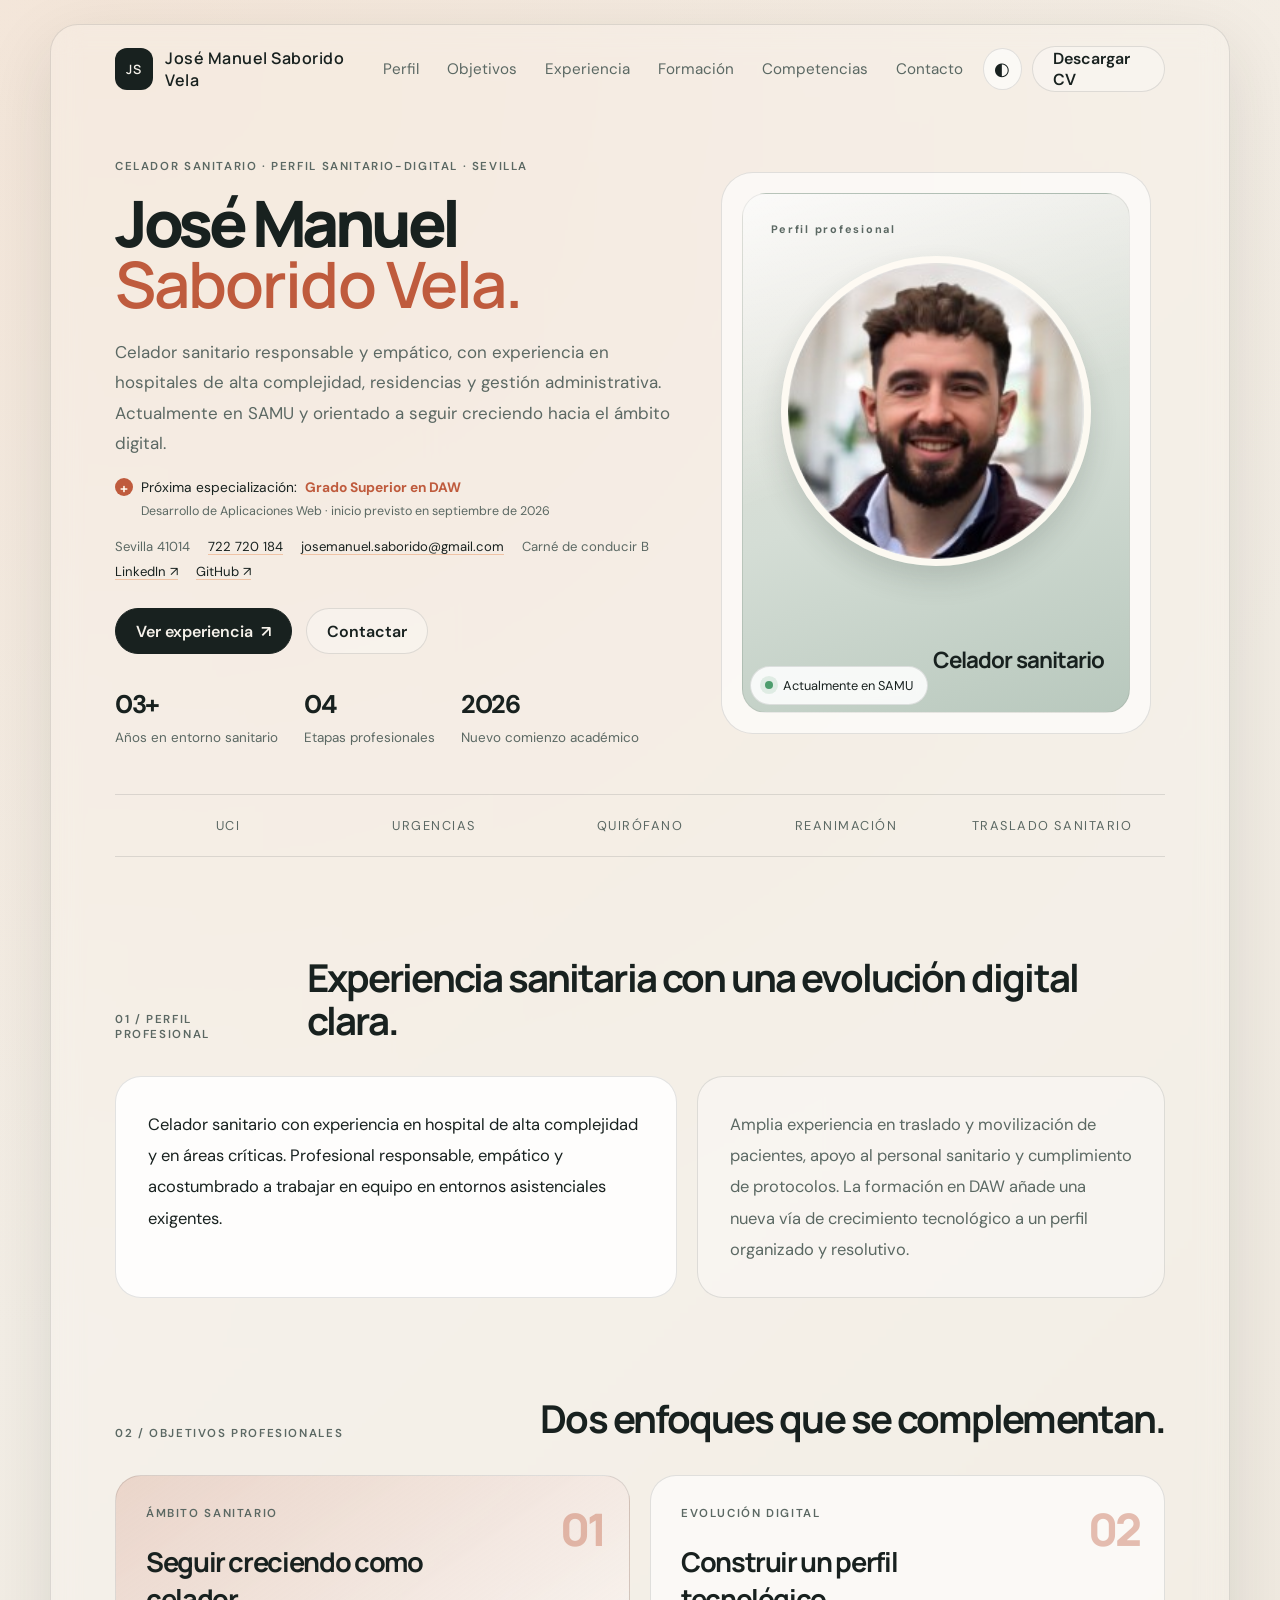
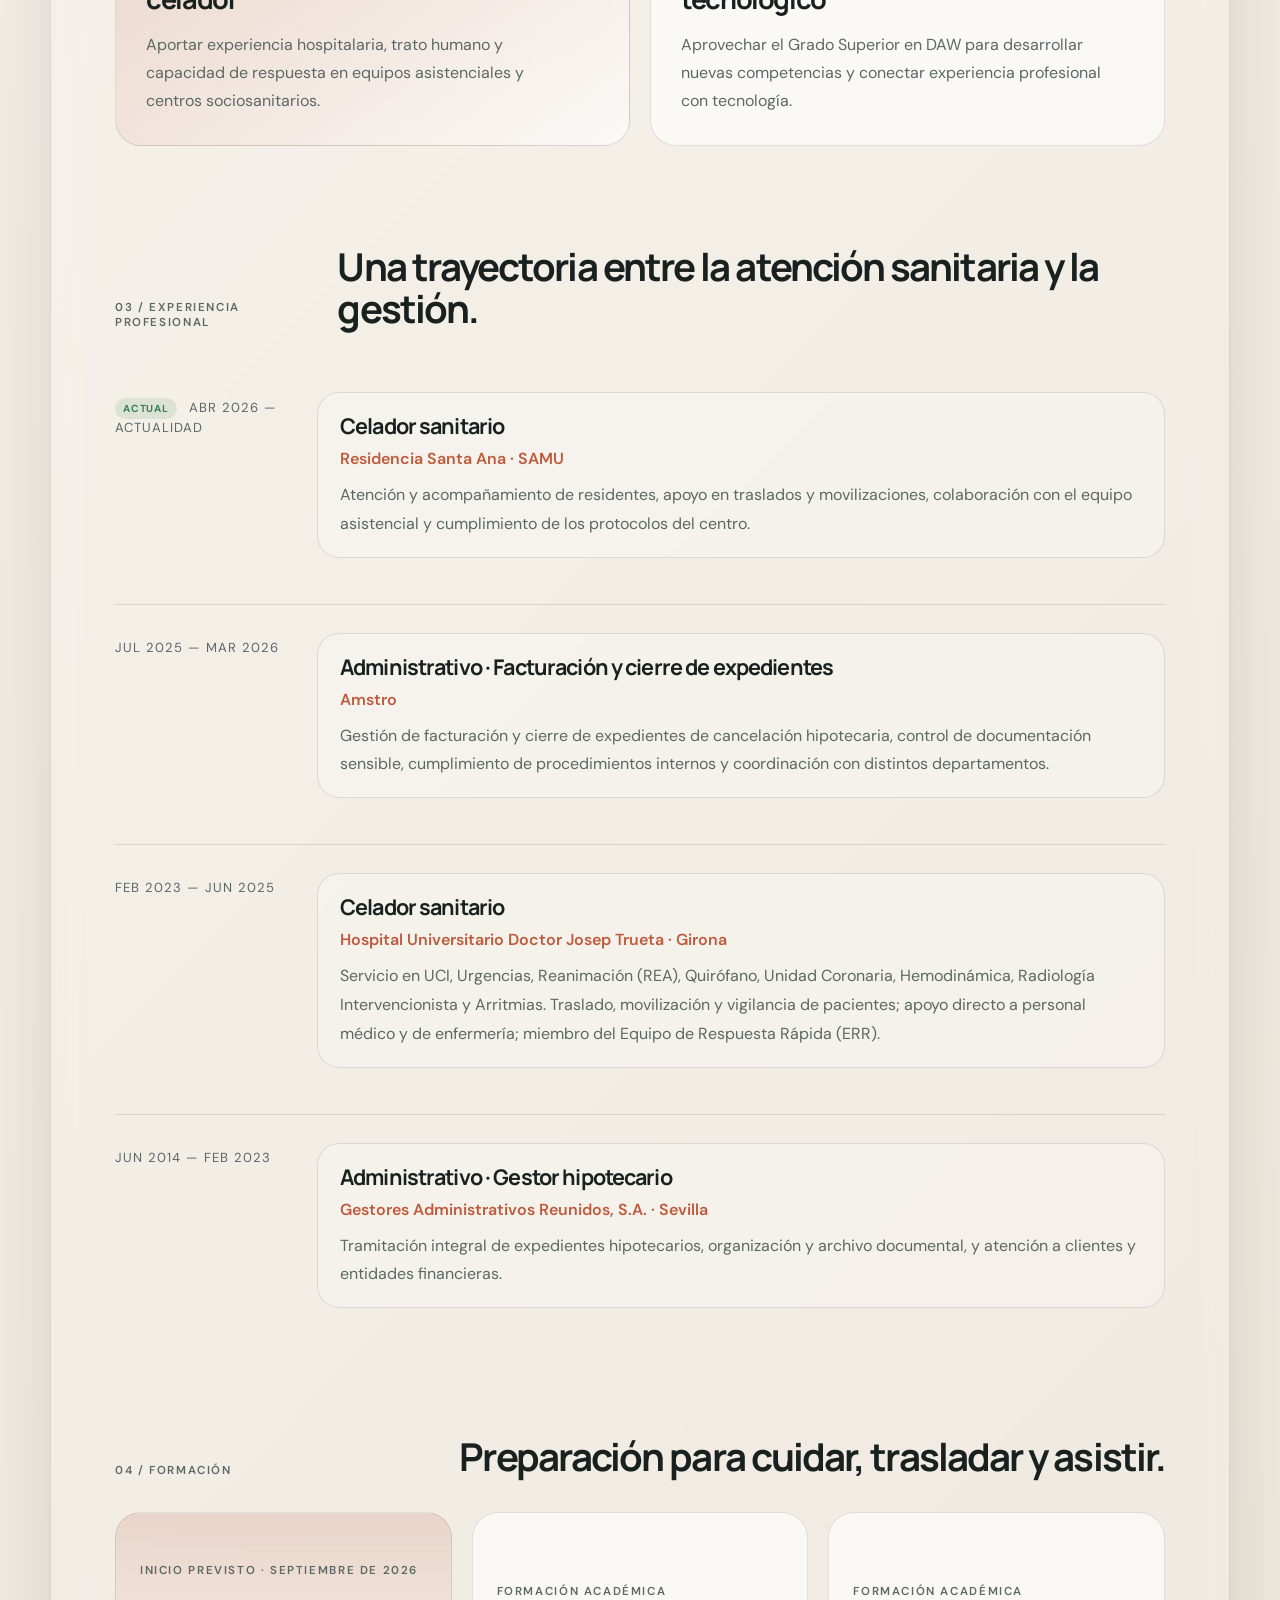
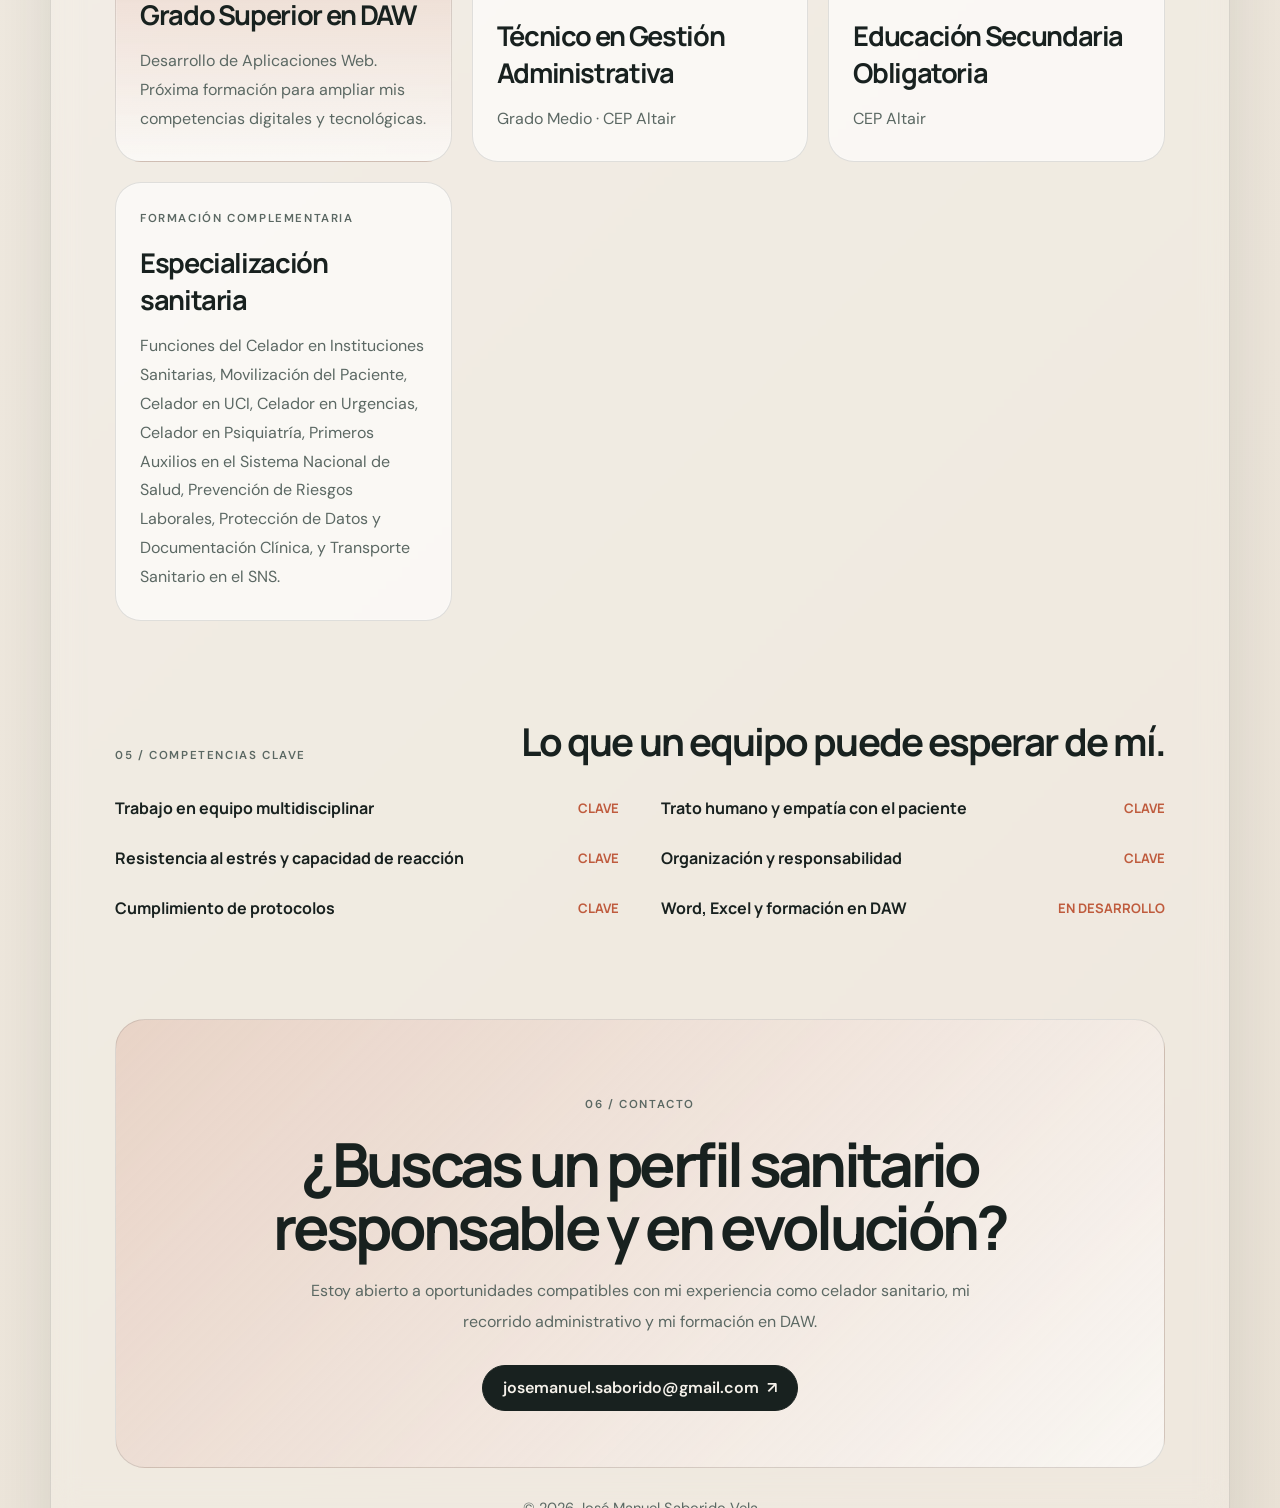
<file: index.html>
<!DOCTYPE html>
<html lang="es">
  <head>
    <meta charset="UTF-8" />
    <meta name="viewport" content="width=device-width, initial-scale=1.0" />
    <meta http-equiv="refresh" content="0; url=assets/index.html" />
    <meta name="description" content="Portfolio profesional de José Manuel Saborido Vela, con experiencia en atención al paciente, gestión administrativa y enfoque hacia el desarrollo web y DAW." />
    <meta name="theme-color" content="#f4f7f3" />
    <title>José Manuel Saborido Vela | Portfolio Profesional</title>
    <link rel="preconnect" href="https://fonts.googleapis.com" />
    <link rel="preconnect" href="https://fonts.gstatic.com" crossorigin />
    <link href="https://fonts.googleapis.com/css2?family=Inter:wght@400;500;600;700;800&display=swap" rel="stylesheet" />
    <link rel="stylesheet" href="styles.css" />
  </head>
  <body>
    <header class="site-header">
      <div class="brand-wrap">
        <div class="brand-mark">JM</div>
        <span>José Manuel</span>
      </div>

      <nav class="main-nav" aria-label="Navegación principal">
        <a href="#inicio">Inicio</a>
        <a href="#sobre-mi">Sobre mí</a>
        <a href="#proyectos">Proyectos</a>
        <a href="#experiencia">Experiencia</a>
        <a href="#formacion">Formación</a>
        <a href="#contacto">Contacto</a>
      </nav>

      <a class="button button-outline" href="#contacto">Contactar</a>
    </header>

    <main>
      <section class="hero section" id="inicio">
        <div class="hero-copy">
          <div class="eyebrow-row">
            <span class="eyebrow-bullet"></span>
            <p class="eyebrow">Diseño · Desarrollo · Marketing</p>
          </div>
          <h1>
            Diseño y presencia digital
            <span>que convierten atención en oportunidades.</span>
          </h1>
          <p class="lead">
            Soy José Manuel Saborido Vela y creo soluciones digitales con estrategia, claridad y
            un enfoque premium. Mi camino combina experiencia en atención al cliente, gestión
            administrativa y una transición clara hacia el desarrollo web, el diseño y la construcción
            de marcas con impacto real.
          </p>

          <div class="cta-row">
            <a class="button button-primary" href="#proyectos">Ver proyectos</a>
            <a class="button button-ghost" href="#contacto">Hablemos</a>
          </div>

          <div class="hero-stats">
            <div>
              <strong>+2</strong>
              <span>Años de experiencia</span>
            </div>
            <div>
              <strong>4</strong>
              <span>Entornos clave</span>
            </div>
            <div>
              <strong>DAW</strong>
              <span>Próximo paso</span>
            </div>
          </div>
        </div>

        <div class="hero-visual" aria-label="Perfil profesional">
          <div class="hero-panel">
            <div class="hero-panel-header">
              <span>Brand focused</span>
              <span class="status-pill">Disponible</span>
            </div>
            <div class="hero-panel-body">
              <div class="mini-metric">
                <span>Posicionamiento</span>
                <strong>Estratégico</strong>
              </div>
              <div class="mini-metric">
                <span>UX</span>
                <strong>Premium</strong>
              </div>
              <div class="mini-metric">
                <span>Proyectos</span>
                <strong>En crecimiento</strong>
              </div>
            </div>
          </div>
        </div>
      </section>

      <section class="trust-bar" aria-label="Especialidades">
        <span>Branding</span>
        <span>UX/UI</span>
        <span>Frontend</span>
        <span>Marketing</span>
        <span>DAW</span>
      </section>

      <section class="section about" id="sobre-mi">
        <div class="section-head">
          <p class="eyebrow">Sobre mí</p>
          <h2>Más que perfil profesional: un enfoque de marca, estrategia y ejecución.</h2>
        </div>

        <div class="about-grid">
          <article class="info-card">
            <p>
              He trabajado en entornos reales donde la responsabilidad, el orden y la atención al
              detalle marcan la diferencia. Esa experiencia me ha enseñado a comunicar con claridad,
              resolver problemas con criterio y crear experiencias que generen confianza.
            </p>
          </article>

          <article class="info-card muted">
            <p>
              Ahora estoy transformando ese background en una ruta más digital: diseño, desarrollo web,
              UX y marketing. Estoy construyendo una presencia sólida para entrar en el sector con una
              visión más estratégica y más enfocada al crecimiento profesional.
            </p>
          </article>
        </div>
      </section>

      <section class="section services">
        <div class="section-head">
          <p class="eyebrow">Qué hago</p>
          <h2>Soluciones digitales pensadas para vender, conectar y diferenciar.</h2>
        </div>

        <div class="service-grid">
          <article class="service-card">
            <span class="service-number">01</span>
            <h3>Diseño estratégico</h3>
            <p>Identidad visual, posicionamiento y mensajes que ayudan a una marca a hablar con fuerza.</p>
          </article>
          <article class="service-card">
            <span class="service-number">02</span>
            <h3>UX / UI</h3>
            <p>Interfaces claras, modernas y funcionales, pensadas para mejorar la experiencia del usuario.</p>
          </article>
          <article class="service-card">
            <span class="service-number">03</span>
            <h3>Desarrollo web</h3>
            <p>Landing pages, portfolios y experiencias web con estructura limpia, rápida y visualmente poderosa.</p>
          </article>
          <article class="service-card">
            <span class="service-number">04</span>
            <h3>Marketing digital</h3>
            <p>Enfoque orientado a la conversión, la comunicación y la mejora de la presencia online.</p>
          </article>
        </div>
      </section>

      <section class="section projects" id="proyectos">
        <div class="section-head">
          <p class="eyebrow">Proyectos</p>
          <h2>Trabajo con intención, estética y propósito comercial.</h2>
        </div>

        <div class="project-grid">
          <article class="project-card project-card--featured">
            <div class="project-header">
              <span class="project-type">Portfolio</span>
              <span class="project-status">Live</span>
            </div>
            <div class="project-visual project-visual--one"></div>
            <h3>Brand personal</h3>
            <p>Plataforma digital diseñada para comunicar una identidad sólida y posicionar el perfil profesional.</p>
            <div class="tag-list">
              <span>UX</span>
              <span>Branding</span>
              <span>Frontend</span>
            </div>
          </article>

          <article class="project-card">
            <div class="project-header">
              <span class="project-type">Web app</span>
              <span class="project-status">Concept</span>
            </div>
            <div class="project-visual project-visual--two"></div>
            <h3>Gestor de tareas</h3>
            <p>Idea de aplicación para organizar procesos, proyectos y productividad con una interfaz funcional.</p>
            <div class="tag-list">
              <span>PHP</span>
              <span>MySQL</span>
              <span>UX</span>
            </div>
          </article>

          <article class="project-card">
            <div class="project-header">
              <span class="project-type">Dashboard</span>
              <span class="project-status">Futuro</span>
            </div>
            <div class="project-visual project-visual--three"></div>
            <h3>Panel operativo</h3>
            <p>Solución visual para gestionar información, usuarios y procesos con enfoque claro y profesional.</p>
            <div class="tag-list">
              <span>React</span>
              <span>API</span>
              <span>UI</span>
            </div>
          </article>
        </div>
      </section>

      <section class="section process">
        <div class="section-head">
          <p class="eyebrow">Cómo trabajo</p>
          <h2>Un proceso claro, ordenado y orientado a resultados.</h2>
        </div>

        <div class="process-grid">
          <article class="process-card">
            <span class="process-step">01</span>
            <h3>Diagnóstico</h3>
            <p>Analizo objetivos, público y contexto para definir la base estratégica.</p>
          </article>
          <article class="process-card">
            <span class="process-step">02</span>
            <h3>Diseño</h3>
            <p>Construyo la estética, la narrativa visual y la experiencia más clara posible.</p>
          </article>
          <article class="process-card">
            <span class="process-step">03</span>
            <h3>Desarrollo</h3>
            <p>Transformo el concepto en una web funcional, coherente y de alto impacto.</p>
          </article>
          <article class="process-card">
            <span class="process-step">04</span>
            <h3>Optimización</h3>
            <p>Refino detalles para mejorar conversión, claridad y presencia online.</p>
          </article>
        </div>
      </section>

      <section class="section experience" id="experiencia">
        <div class="section-head">
          <p class="eyebrow">Experiencia</p>
          <h2>Trayectoria sólida, rigor profesional y visión hacia el futuro digital.</h2>
        </div>

        <div class="timeline">
          <article class="timeline-item">
            <div class="time">2023 — 2025</div>
            <div class="content">
              <h3>Celador sanitario</h3>
              <p class="company">Hospital Universitario Doctor Josep Trueta, Girona</p>
              <ul>
                <li>Atención directa y coordinación en entornos de alta exigencia.</li>
                <li>Gestión de protocolos, seguridad del paciente y apoyo médico.</li>
                <li>Trabajo bajo presión con rigor, responsabilidad y control.</li>
              </ul>
            </div>
          </article>

          <article class="timeline-item">
            <div class="time">2024 — 2025</div>
            <div class="content">
              <h3>Administrativo y gestor</h3>
              <p class="company">Gestores Administrativos Reunidos, Sevilla</p>
              <ul>
                <li>Tramitación documental y coordinación con diferentes servicios.</li>
                <li>Gestión clara de información y atención al cliente interna.</li>
                <li>Capacidad para organizar información y mejorar procesos.</li>
              </ul>
            </div>
          </article>

          <article class="timeline-item">
            <div class="time">2025</div>
            <div class="content">
              <h3>Administrativo — Facturación y expedientes</h3>
              <p class="company">Amstro</p>
              <ul>
                <li>Gestión documental y facturación con atención al detalle.</li>
                <li>Coordinación con departamentos para mantener continuidad.</li>
                <li>Enfoque en orden, eficiencia y control de procesos.</li>
              </ul>
            </div>
          </article>
        </div>
      </section>

      <section class="section training" id="formacion">
        <div class="section-head">
          <p class="eyebrow">Formación</p>
          <h2>Base académica y formación que me prepara para el futuro tecnológico.</h2>
        </div>

        <div class="training-grid">
          <div class="panel">
            <h3>Formación</h3>
            <ul>
              <li><strong>Técnico en Gestión Administrativa</strong> — CEP Altair</li>
              <li><strong>Educación Secundaria Obligatoria</strong> — CEP Altair</li>
              <li><strong>Grado Superior de Desarrollo de Aplicaciones Web</strong> — IES Punta del Verde (inicio septiembre)</li>
            </ul>
          </div>

          <div class="panel">
            <h3>Competencias clave</h3>
            <ul>
              <li>Organización y planificación</li>
              <li>Relación con clientes y equipos</li>
              <li>Gestión documental</li>
              <li>Trabajo bajo presión</li>
              <li>Atención al detalle</li>
              <li>Aprendizaje continuo y adaptabilidad</li>
            </ul>
          </div>
        </div>
      </section>

      <section class="section contact" id="contacto">
        <div class="contact-card">
          <div class="contact-copy">
            <p class="eyebrow">Contacto</p>
            <h2>Si buscas una persona con criterio, motivación y visión digital, aquí estoy.</h2>
            <p>
              Estoy buscando mi primera oportunidad en tecnología y me encantaría colaborar con un
              equipo que valore el trabajo constante, la mejora continua y la creatividad aplicada a
              soluciones reales.
            </p>

            <div class="contact-links">
              <a href="mailto:josesaboridovela@gmail.com">josesaboridovela@gmail.com</a>
              <a href="tel:+34722220184">722 220 184</a>
              <span>Avenida del Flamenco, Sevilla</span>
            </div>
          </div>

          <form class="contact-form" id="contactForm">
            <label>
              Nombre
              <input type="text" name="name" placeholder="Tu nombre" required />
            </label>
            <label>
              Email
              <input type="email" name="email" placeholder="tu@email.com" required />
            </label>
            <label>
              Mensaje
              <textarea name="message" rows="4" placeholder="Cuéntame en qué puedo ayudarte..." required></textarea>
            </label>
            <button type="submit" class="button button-primary">Enviar mensaje</button>
            <p class="form-status" aria-live="polite"></p>
          </form>
        </div>
      </section>
    </main>

    <footer class="site-footer">
      <p>© 2025 José Manuel Saborido Vela</p>
      <a href="mailto:josesaboridovela@gmail.com">Contactar por email</a>
    </footer>

    <script src="script.js"></script>
  </body>
</html>
</file>
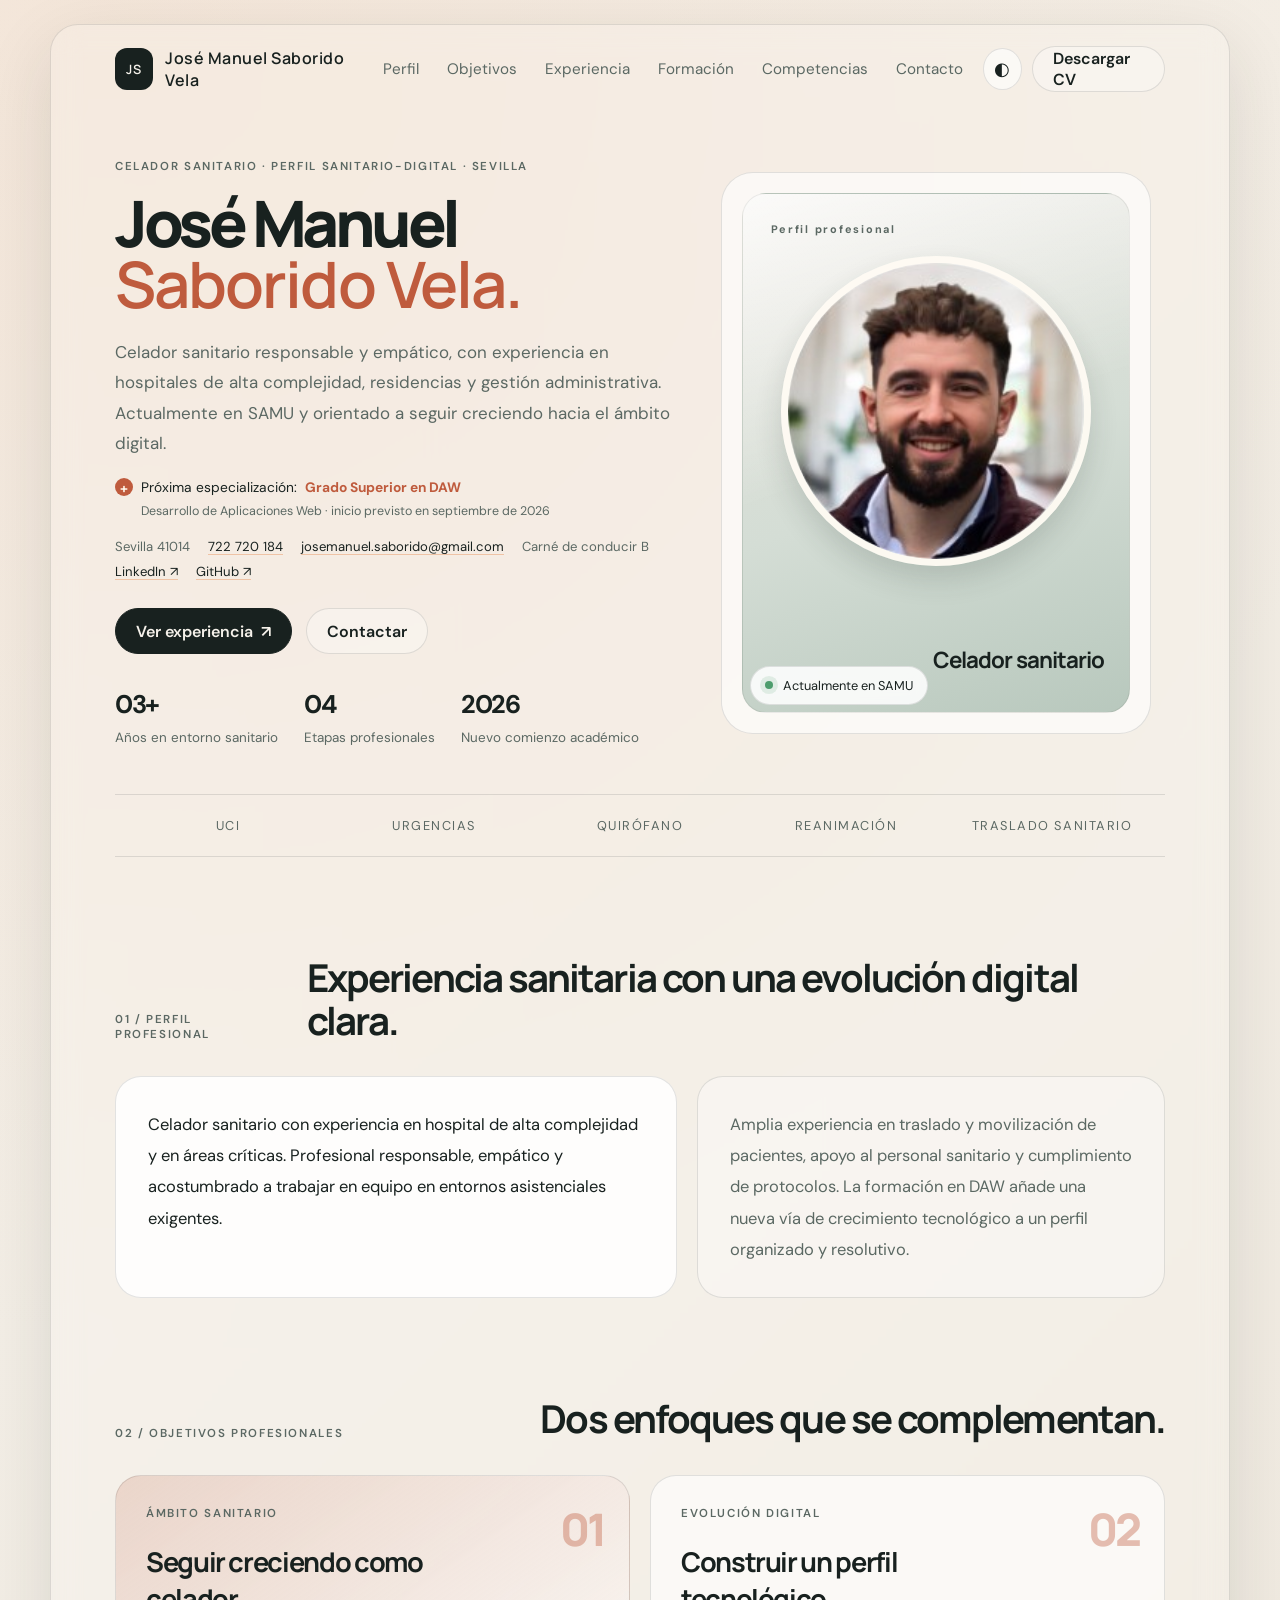
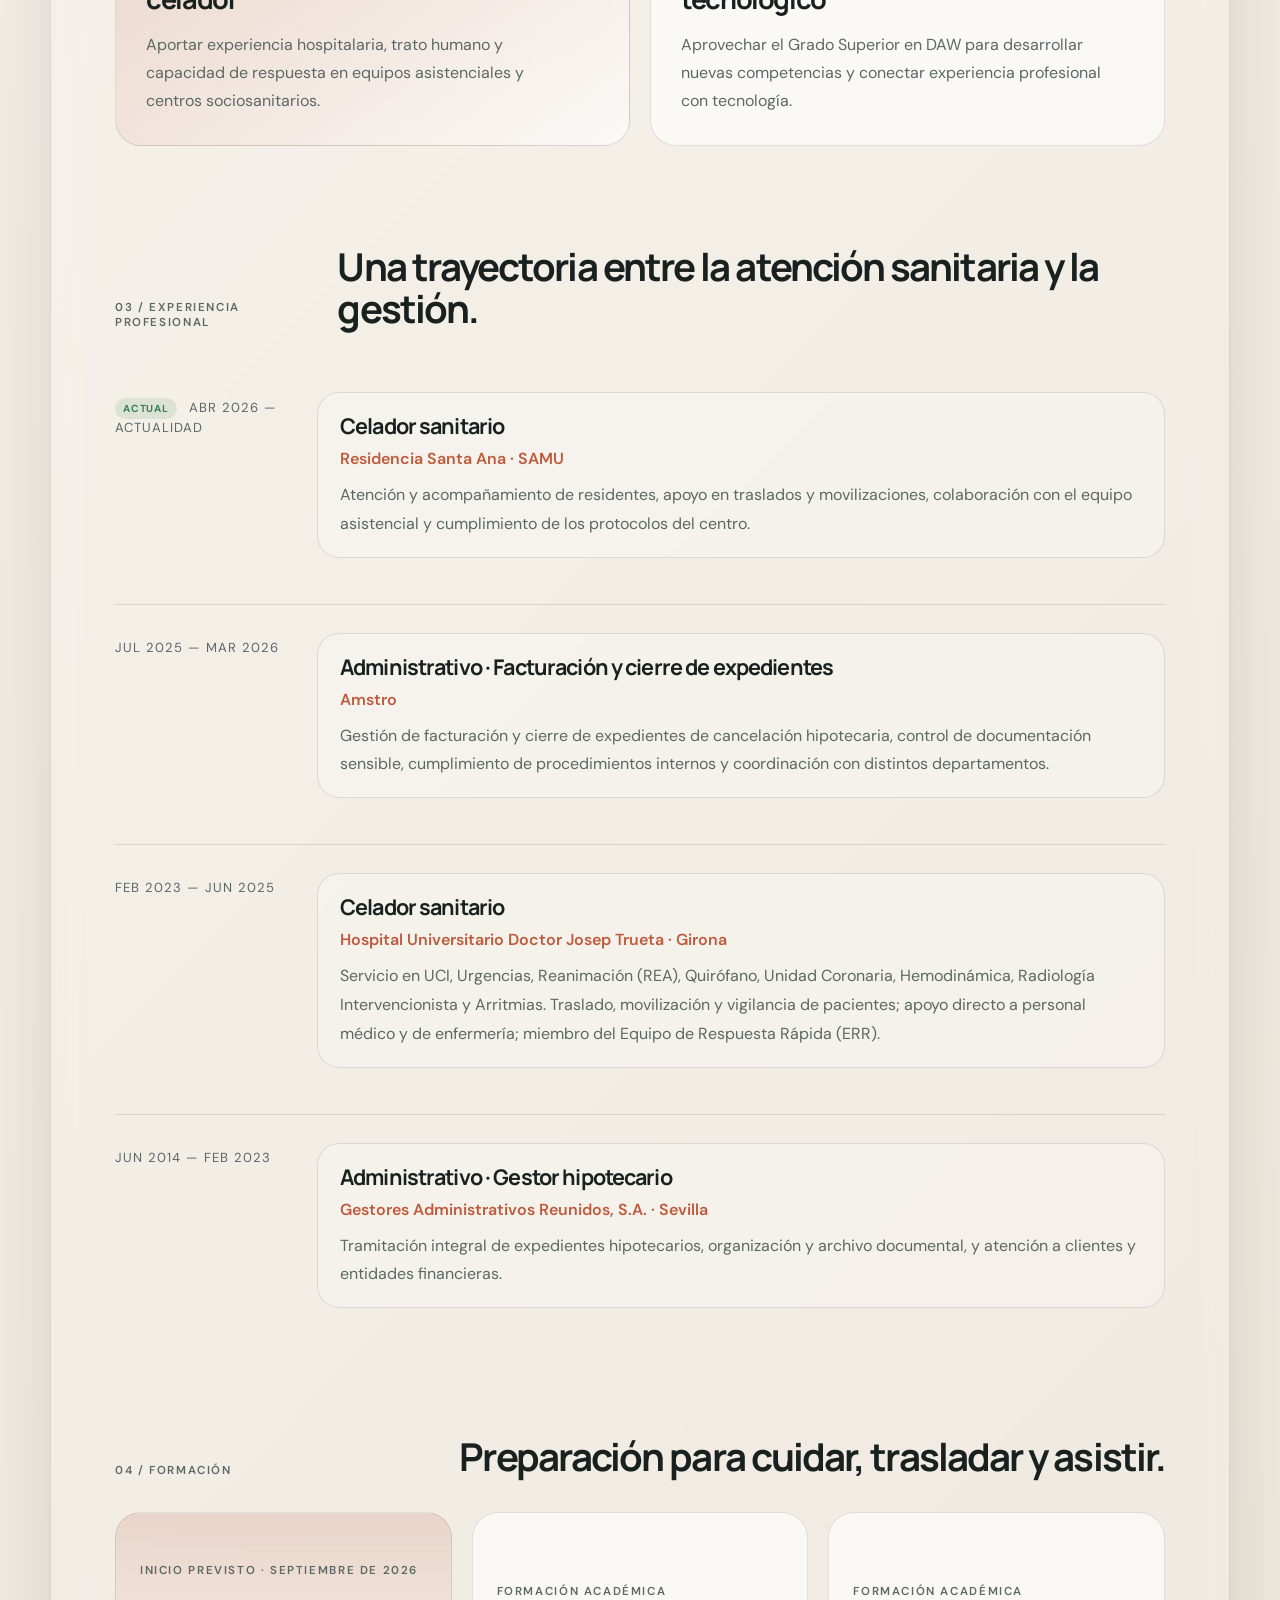
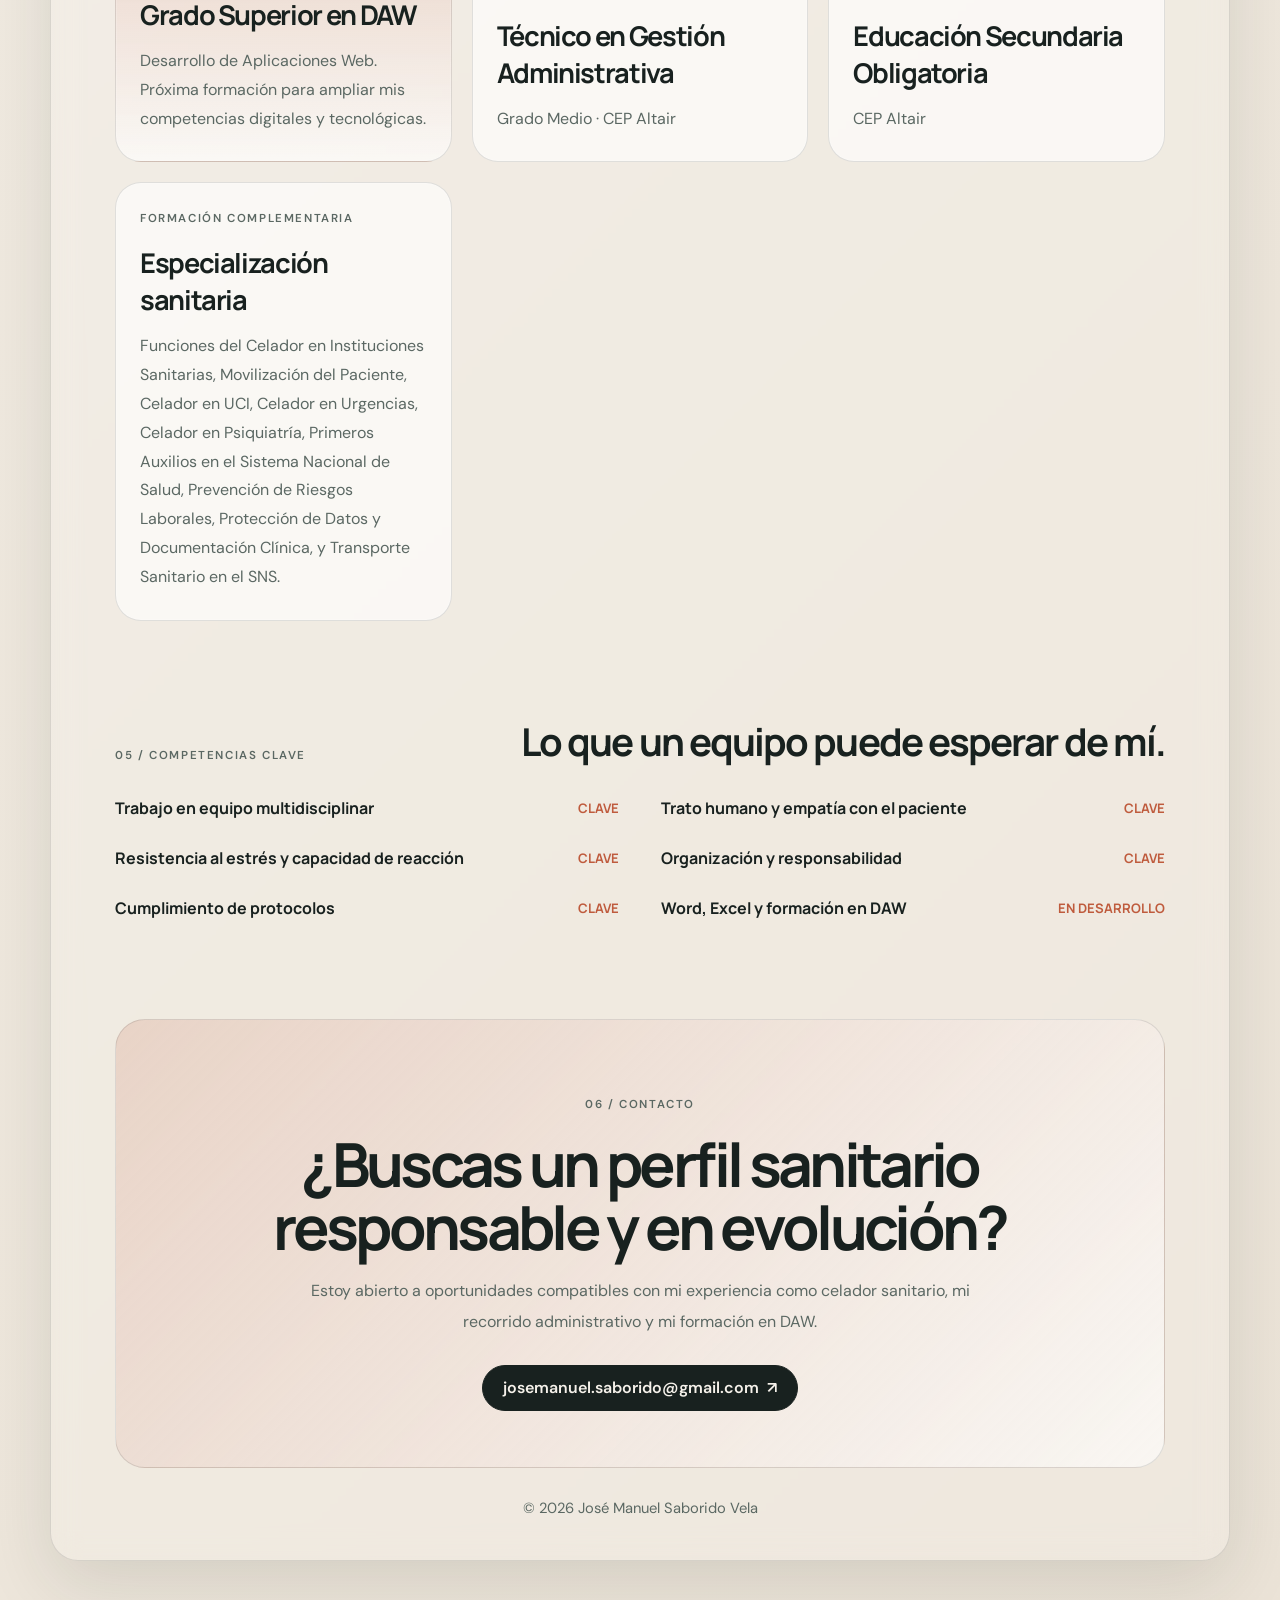
<file: assets/index.html>
<!DOCTYPE html>
<html lang="es" data-theme="light">
  <head>
    <meta charset="UTF-8" />
    <meta name="viewport" content="width=device-width, initial-scale=1.0" />
    <meta name="description" content="CV de José Manuel Saborido Vela, celador sanitario con experiencia hospitalaria y administrativa." />
    <meta name="theme-color" content="#f5f1ea" />
    <title>José Manuel Saborido Vela | CV</title>
    <link rel="preconnect" href="https://fonts.googleapis.com" />
    <link rel="preconnect" href="https://fonts.gstatic.com" crossorigin />
    <link
      href="https://fonts.googleapis.com/css2?family=DM+Sans:wght@400;500;600;700&family=Manrope:wght@500;600;700;800&display=swap"
      rel="stylesheet"
    />
    <link rel="stylesheet" href="styles.css" />
  </head>
  <body>
    <div class="page-shell">
      <header class="topbar">
        <a class="brand-wrap" href="#inicio" aria-label="Volver al inicio">
          <div class="brand-mark">JS</div>
          <span>José Manuel Saborido Vela</span>
        </a>

        <nav class="nav" aria-label="Navegación principal">
          <a href="#sobre-mi">Perfil</a>
          <a href="#objetivos">Objetivos</a>
          <a href="#experiencia">Experiencia</a>
          <a href="#formacion">Formación</a>
          <a href="#habilidades">Competencias</a>
          <a href="#contacto">Contacto</a>
        </nav>

        <div class="topbar-actions">
          <button class="icon-button" id="theme-toggle" type="button" aria-label="Activar modo oscuro" title="Cambiar tema">◐</button>
          <a class="button button-secondary" href="../CV_Jose_Manuel_Saborido_Vela.pdf" download>Descargar CV</a>
        </div>
      </header>

      <main>
        <section class="hero" id="inicio">
          <div class="hero-copy">
            <p class="eyebrow">Celador sanitario · Perfil sanitario-digital · Sevilla</p>
            <h1>
              José Manuel<br />
              <span>Saborido Vela.</span>
            </h1>
            <p class="lead">
              Celador sanitario responsable y empático, con experiencia en
              hospitales de alta complejidad, residencias y gestión administrativa.
              Actualmente en SAMU y orientado a seguir creciendo hacia el ámbito digital.
            </p>
            <p class="study-note">
              <span class="study-icon" aria-hidden="true">+</span>
              Próxima especialización: <strong>Grado Superior en DAW</strong>
              <span>Desarrollo de Aplicaciones Web · inicio previsto en septiembre de 2026</span>
            </p>
            <div class="contact-details" aria-label="Datos de contacto">
              <span>Sevilla 41014</span>
              <a href="tel:+34722720184">722 720 184</a>
              <a href="mailto:josemanuel.saborido@gmail.com">josemanuel.saborido@gmail.com</a>
              <span>Carné de conducir B</span>
              <a href="https://www.linkedin.com/in/jos%C3%A9-manuel-saborido-vela-64491812a/" target="_blank" rel="noreferrer">LinkedIn ↗</a>
              <a href="https://github.com/josemanuelsaborido-art" target="_blank" rel="noreferrer">GitHub ↗</a>
            </div>

            <div class="cta-row">
              <a class="button button-primary" href="#experiencia">Ver experiencia <span aria-hidden="true">↗</span></a>
              <a class="button button-ghost" href="mailto:josemanuel.saborido@gmail.com">Contactar</a>
            </div>

            <ul class="hero-metrics" aria-label="Estadísticas">
              <li>
                <strong>03+</strong>
                <span>Años en entorno sanitario</span>
              </li>
              <li>
                <strong>04</strong>
                <span>Etapas profesionales</span>
              </li>
              <li>
                <strong>2026</strong>
                <span>Nuevo comienzo académico</span>
              </li>
            </ul>
          </div>

          <div class="hero-visual" aria-label="Perfil profesional">
            <div class="portrait-card">
              <div class="portrait-glow"></div>
              <div class="portrait-image">
                <img class="profile-photo" src="perfil.jpg.jpg" alt="José Manuel Saborido Vela" />
                <span class="portrait-kicker">Perfil profesional</span>
                <span class="portrait-caption">Celador sanitario</span>
              </div>
              <div class="info-pill">
                <span class="dot"></span>
                Actualmente en SAMU
              </div>
            </div>
          </div>
        </section>

        <section class="trust-bar" aria-label="Áreas de experiencia">
          <span>UCI</span>
          <span>Urgencias</span>
          <span>Quirófano</span>
          <span>Reanimación</span>
          <span>Traslado sanitario</span>
        </section>

        <section class="about section" id="sobre-mi">
          <div class="section-title">
            <p>01 / Perfil profesional</p>
            <h2>Experiencia sanitaria con una evolución digital clara.</h2>
          </div>

          <div class="about-grid">
            <div class="about-card">
              <p>
                Celador sanitario con experiencia en hospital de alta complejidad
                y en áreas críticas. Profesional responsable, empático y
                acostumbrado a trabajar en equipo en entornos asistenciales
                exigentes.
              </p>
            </div>
            <div class="about-card muted">
              <p>
                Amplia experiencia en traslado y movilización de pacientes, apoyo
                al personal sanitario y cumplimiento de protocolos. La formación
                en DAW añade una nueva vía de crecimiento tecnológico a un perfil
                organizado y resolutivo.
              </p>
            </div>
          </div>
        </section>

        <section class="objectives section" id="objetivos">
          <div class="section-title">
            <p>02 / Objetivos profesionales</p>
            <h2>Dos enfoques que se complementan.</h2>
          </div>

          <div class="objectives-grid">
            <article class="objective-card objective-primary">
              <span class="objective-number">01</span>
              <p class="project-tag">Ámbito sanitario</p>
              <h3>Seguir creciendo como celador</h3>
              <p>
                Aportar experiencia hospitalaria, trato humano y capacidad de
                respuesta en equipos asistenciales y centros sociosanitarios.
              </p>
            </article>
            <article class="objective-card">
              <span class="objective-number">02</span>
              <p class="project-tag">Evolución digital</p>
              <h3>Construir un perfil tecnológico</h3>
              <p>
                Aprovechar el Grado Superior en DAW para desarrollar nuevas
                competencias y conectar experiencia profesional con tecnología.
              </p>
            </article>
          </div>
        </section>

        <section class="experience section" id="experiencia">
          <div class="section-title">
            <p>03 / Experiencia profesional</p>
            <h2>Una trayectoria entre la atención sanitaria y la gestión.</h2>
          </div>

          <div class="timeline">
            <article class="timeline-item">
              <div class="time"><span class="current-label">Actual</span> Abr 2026 — actualidad</div>
              <div class="content">
                <h3>Celador sanitario</h3>
                <p class="company">Residencia Santa Ana · SAMU</p>
                <p>
                  Atención y acompañamiento de residentes, apoyo en traslados y
                  movilizaciones, colaboración con el equipo asistencial y
                  cumplimiento de los protocolos del centro.
                </p>
              </div>
            </article>

            <article class="timeline-item">
              <div class="time">Jul 2025 — Mar 2026</div>
              <div class="content">
                <h3>Administrativo · Facturación y cierre de expedientes</h3>
                <p class="company">Amstro</p>
                <p>
                  Gestión de facturación y cierre de expedientes de cancelación
                  hipotecaria, control de documentación sensible, cumplimiento de
                  procedimientos internos y coordinación con distintos departamentos.
                </p>
              </div>
            </article>

            <article class="timeline-item">
              <div class="time">Feb 2023 — Jun 2025</div>
              <div class="content">
                <h3>Celador sanitario</h3>
                <p class="company">Hospital Universitario Doctor Josep Trueta · Girona</p>
                <p>
                  Servicio en UCI, Urgencias, Reanimación (REA), Quirófano, Unidad
                  Coronaria, Hemodinámica, Radiología Intervencionista y Arritmias.
                  Traslado, movilización y vigilancia de pacientes; apoyo directo
                  a personal médico y de enfermería; miembro del Equipo de
                  Respuesta Rápida (ERR).
                </p>
              </div>
            </article>

            <article class="timeline-item">
              <div class="time">Jun 2014 — Feb 2023</div>
              <div class="content">
                <h3>Administrativo · Gestor hipotecario</h3>
                <p class="company">Gestores Administrativos Reunidos, S.A. · Sevilla</p>
                <p>
                  Tramitación integral de expedientes hipotecarios, organización y
                  archivo documental, y atención a clientes y entidades financieras.
                </p>
              </div>
            </article>
          </div>
        </section>

        <section class="training section" id="formacion">
          <div class="section-title">
            <p>04 / Formación</p>
            <h2>Preparación para cuidar, trasladar y asistir.</h2>
          </div>

          <div class="project-grid">
            <article class="project-card featured">
              <div class="project-tag">Inicio previsto · septiembre de 2026</div>
              <h3>Grado Superior en DAW</h3>
              <p>
                Desarrollo de Aplicaciones Web. Próxima formación para ampliar
                mis competencias digitales y tecnológicas.
              </p>
            </article>

            <article class="project-card">
              <div class="project-tag">Formación académica</div>
              <h3>Técnico en Gestión Administrativa</h3>
              <p>
                Grado Medio · CEP Altair
              </p>
            </article>

            <article class="project-card">
              <div class="project-tag">Formación académica</div>
              <h3>Educación Secundaria Obligatoria</h3>
              <p>
                CEP Altair
              </p>
            </article>

            <article class="project-card">
              <div class="project-tag">Formación complementaria</div>
              <h3>Especialización sanitaria</h3>
              <p>
                Funciones del Celador en Instituciones Sanitarias, Movilización
                del Paciente, Celador en UCI, Celador en Urgencias, Celador en
                Psiquiatría, Primeros Auxilios en el Sistema Nacional de Salud,
                Prevención de Riesgos Laborales, Protección de Datos y
                Documentación Clínica, y Transporte Sanitario en el SNS.
              </p>
            </article>
          </div>
        </section>

        <section class="skills section" id="habilidades">
          <div class="section-title">
            <p>05 / Competencias clave</p>
            <h2>Lo que un equipo puede esperar de mí.</h2>
          </div>
          <div class="skills-grid">
            <div class="skill-item"><span>Trabajo en equipo multidisciplinar</span><strong>CLAVE</strong><i></i></div>
            <div class="skill-item"><span>Trato humano y empatía con el paciente</span><strong>CLAVE</strong><i></i></div>
            <div class="skill-item"><span>Resistencia al estrés y capacidad de reacción</span><strong>CLAVE</strong><i></i></div>
            <div class="skill-item"><span>Organización y responsabilidad</span><strong>CLAVE</strong><i></i></div>
            <div class="skill-item"><span>Cumplimiento de protocolos</span><strong>CLAVE</strong><i></i></div>
            <div class="skill-item"><span>Word, Excel y formación en DAW</span><strong>EN DESARROLLO</strong><i></i></div>
          </div>
        </section>

        <section class="contact section" id="contacto">
          <div class="contact-card">
            <p class="eyebrow">06 / Contacto</p>
            <h2>¿Buscas un perfil sanitario responsable y en evolución?</h2>
            <p>
              Estoy abierto a oportunidades compatibles con mi experiencia como
              celador sanitario, mi recorrido administrativo y mi formación en DAW.
            </p>
            <a class="button button-primary" href="mailto:josemanuel.saborido@gmail.com">
              josemanuel.saborido@gmail.com <span aria-hidden="true">↗</span>
            </a>
          </div>
        </section>
      </main>

      <footer class="footer">
        <p>© <span id="year"></span> José Manuel Saborido Vela</p>
      </footer>
    </div>

    <script src="script.js"></script>
  </body>
</html>
</file>
<file: styles.css>
﻿:root {
  --bg: #0b0d10;
  --bg-2: #11161a;
  --surface: rgba(255,255,255,0.02);
  --surface-strong: rgba(255,255,255,0.04);
  --line: rgba(255,255,255,0.08);
  --line-strong: rgba(255,255,255,0.14);
  --text: #f4f1ec;
  --muted: #b7afa7;
  --accent: #d6b07a;
  --accent-2: #f2d8a8;
  --shadow: 0 24px 60px rgba(0, 0, 0, 0.28);
}

* { box-sizing: border-box; }
html { scroll-behavior: smooth; }
body {
  margin: 0;
  font-family: "Inter", sans-serif;
  background: linear-gradient(180deg, #090b0d 0%, #0d1014 100%);
  color: var(--text);
}
body::before {
  content: "";
  position: fixed;
  inset: 0;
  pointer-events: none;
  background: radial-gradient(circle at top, rgba(214, 176, 122, 0.15), transparent 25%);
}
img { display: block; max-width: 100%; }
p, h1, h2, h3, ul, li { margin: 0; padding: 0; }
a { color: inherit; text-decoration: none; }
button, input, textarea { font: inherit; }

.site-header {
  position: sticky;
  top: 0;
  z-index: 100;
  width: min(1220px, calc(100% - 34px));
  margin: 18px auto 0;
  padding: 14px 22px;
  display: flex;
  align-items: center;
  justify-content: space-between;
  gap: 20px;
  background: rgba(12, 14, 17, 0.7);
  border: 1px solid var(--line);
  border-radius: 18px;
  backdrop-filter: blur(14px);
  box-shadow: 0 15px 38px rgba(0,0,0,0.2);
}
.brand-wrap {
  display: inline-flex;
  align-items: center;
  gap: 12px;
  font-weight: 700;
  letter-spacing: 0.04em;
}
.brand-mark {
  width: 40px;
  height: 40px;
  border-radius: 12px;
  display: grid;
  place-items: center;
  background: linear-gradient(135deg, var(--accent), var(--accent-2));
  color: #111;
  font-size: 0.72rem;
  letter-spacing: 0.12em;
}
.main-nav {
  display: inline-flex;
  align-items: center;
  gap: 24px;
  color: var(--muted);
  font-size: 0.82rem;
  letter-spacing: 0.06em;
  text-transform: uppercase;
}
.main-nav a { transition: color 0.2s ease; }
.main-nav a:hover, .main-nav a:focus-visible { color: var(--text); }

.button {
  display: inline-flex;
  align-items: center;
  justify-content: center;
  min-height: 48px;
  padding: 0 20px;
  border-radius: 999px;
  border: 1px solid transparent;
  font-weight: 600;
  transition: transform 0.2s ease, box-shadow 0.2s ease;
}
.button:hover, .button:focus-visible {
  transform: translateY(-2px);
  box-shadow: 0 14px 26px rgba(0,0,0,0.2);
}
.button-primary {
  background: linear-gradient(135deg, var(--accent), var(--accent-2));
  color: #111;
}
.button-outline, .button-ghost {
  background: rgba(255,255,255,0.02);
  border-color: var(--line);
  color: var(--text);
}

.section {
  width: min(1220px, calc(100% - 34px));
  margin: 0 auto;
  padding: 92px 0;
}

.hero {
  display: grid;
  grid-template-columns: 1.18fr 0.82fr;
  align-items: center;
  gap: 42px;
  min-height: 78vh;
  padding-top: 76px;
}
.eyebrow-row {
  display: inline-flex;
  align-items: center;
  gap: 12px;
  margin-bottom: 18px;
}
.eyebrow-bullet {
  width: 9px;
  height: 9px;
  border-radius: 50%;
  background: var(--accent);
  box-shadow: 0 0 0 8px rgba(214, 176, 122, 0.14);
}
.eyebrow {
  color: var(--muted);
  font-size: 0.72rem;
  font-weight: 700;
  letter-spacing: 0.18em;
  text-transform: uppercase;
}
.hero h1 {
  font-size: clamp(3rem, 5vw, 5.8rem);
  line-height: 0.92;
  letter-spacing: -0.08em;
  font-weight: 700;
}
.hero h1 span {
  display: block;
  color: var(--accent-2);
}
.lead {
  max-width: 620px;
  margin-top: 24px;
  color: var(--muted);
  font-size: 1.09rem;
  line-height: 1.9;
}
.cta-row {
  display: flex;
  flex-wrap: wrap;
  gap: 14px;
  margin-top: 30px;
}
.hero-stats {
  display: flex;
  flex-wrap: wrap;
  gap: 26px;
  margin-top: 34px;
}
.hero-stats div {
  min-width: 150px;
}
.hero-stats strong {
  display: block;
  font-size: clamp(1.7rem, 2vw, 2.3rem);
  letter-spacing: -0.06em;
}
.hero-stats span {
  font-size: 0.8rem;
  color: var(--muted);
}
.hero-visual {
  display: flex;
  justify-content: center;
}
.hero-panel {
  width: min(100%, 430px);
  padding: 18px;
  border-radius: 32px;
  border: 1px solid var(--line);
  background: linear-gradient(180deg, rgba(255,255,255,0.03), rgba(255,255,255,0.015));
  box-shadow: var(--shadow);
}
.hero-panel-header {
  display: flex;
  align-items: center;
  justify-content: space-between;
  gap: 12px;
  padding: 14px 16px;
  border-radius: 18px;
  background: rgba(255,255,255,0.02);
  border: 1px solid var(--line);
  color: var(--muted);
  text-transform: uppercase;
  letter-spacing: 0.12em;
  font-size: 0.68rem;
}
.status-pill {
  display: inline-flex;
  align-items: center;
  padding: 7px 10px;
  border-radius: 999px;
  background: rgba(214, 176, 122, 0.1);
  color: var(--accent-2);
  border: 1px solid rgba(214, 176, 122, 0.18);
}
.hero-panel-body {
  display: grid;
  gap: 12px;
  margin-top: 14px;
}
.mini-metric {
  display: flex;
  align-items: center;
  justify-content: space-between;
  gap: 12px;
  padding: 18px 16px;
  border-radius: 18px;
  background: rgba(255,255,255,0.02);
  border: 1px solid var(--line);
}
.mini-metric span {
  color: var(--muted);
  font-size: 0.66rem;
  letter-spacing: 0.12em;
  text-transform: uppercase;
}
.mini-metric strong {
  font-size: 1rem;
}

.trust-bar {
  width: min(1220px, calc(100% - 34px));
  margin: 0 auto;
  display: grid;
  grid-template-columns: repeat(5, minmax(120px, 1fr));
  gap: 12px;
  padding: 18px 12px;
  border-top: 1px solid var(--line);
  border-bottom: 1px solid var(--line);
  color: var(--muted);
  text-align: center;
  font-size: 0.72rem;
  letter-spacing: 0.14em;
  text-transform: uppercase;
}

.section-head { margin-bottom: 30px; }
.section-head h2 {
  font-size: clamp(2.2rem, 4vw, 3.6rem);
  line-height: 1.05;
  letter-spacing: -0.06em;
}

.about-grid {
  display: grid;
  grid-template-columns: 1.2fr 1fr;
  gap: 20px;
}
.info-card {
  padding: 30px 28px;
  border-radius: 26px;
  background: rgba(255,255,255,0.02);
  border: 1px solid var(--line);
  line-height: 1.9;
  color: var(--text);
}
.info-card.muted {
  background: rgba(255,255,255,0.025);
  color: var(--muted);
}

.service-grid {
  display: grid;
  grid-template-columns: repeat(4, minmax(210px, 1fr));
  gap: 18px;
}
.service-card {
  padding: 26px 22px;
  border-radius: 24px;
  border: 1px solid var(--line);
  background: rgba(255,255,255,0.02);
}
.service-number {
  display: inline-flex;
  margin-bottom: 14px;
  color: var(--accent);
  font-size: 0.74rem;
  letter-spacing: 0.16em;
  text-transform: uppercase;
}
.service-card h3 { margin-bottom: 12px; font-size: 1.38rem; }
.service-card p { color: var(--muted); line-height: 1.8; }

.project-grid {
  display: grid;
  grid-template-columns: repeat(3, minmax(240px, 1fr));
  gap: 22px;
}
.project-card {
  display: flex;
  flex-direction: column;
  gap: 16px;
  padding: 20px 20px 24px;
  border-radius: 26px;
  border: 1px solid var(--line);
  background: linear-gradient(180deg, rgba(255,255,255,0.02), rgba(255,255,255,0.01));
  box-shadow: 0 18px 30px rgba(0,0,0,0.14);
}
.project-card--featured {
  transform: translateY(-8px);
  border-color: var(--line-strong);
}
.project-header {
  display: flex;
  justify-content: space-between;
  align-items: center;
  gap: 10px;
  font-size: 0.7rem;
  letter-spacing: 0.12em;
  text-transform: uppercase;
}
.project-type { color: var(--accent); font-weight: 700; }
.project-status { color: var(--muted); }
.project-visual {
  height: 170px;
  border-radius: 18px;
  border: 1px solid var(--line);
  position: relative;
  overflow: hidden;
  background: linear-gradient(135deg, #171b1f 0%, #0d1115 100%);
}
.project-visual::before {
  content: "";
  position: absolute;
  inset: 18% 18% 18% 18%;
  border-radius: 16px;
  border: 1px solid rgba(255,255,255,0.08);
  background: linear-gradient(135deg, rgba(255,255,255,0.08), rgba(255,255,255,0.02));
}
.project-visual--one { background: linear-gradient(135deg, #101316 0%, #1d242a 100%); }
.project-visual--two { background: linear-gradient(135deg, #171d22 0%, #0d1014 100%); }
.project-visual--three { background: linear-gradient(135deg, #0f1316 0%, #1a2127 100%); }
.project-card h3 { font-size: 1.5rem; letter-spacing: -0.04em; }
.project-card p { color: var(--muted); line-height: 1.8; }
.tag-list { display: flex; flex-wrap: wrap; gap: 8px; }
.tag-list span {
  display: inline-flex;
  padding: 9px 12px;
  border-radius: 999px;
  border: 1px solid var(--line);
  background: rgba(255,255,255,0.02);
  font-size: 0.8rem;
}

.process-grid {
  display: grid;
  grid-template-columns: repeat(4, minmax(220px, 1fr));
  gap: 18px;
}
.process-card {
  padding: 24px 22px;
  border-radius: 24px;
  border: 1px solid var(--line);
  background: rgba(255,255,255,0.02);
}
.process-step {
  display: inline-flex;
  margin-bottom: 14px;
  font-size: 0.72rem;
  letter-spacing: 0.14em;
  text-transform: uppercase;
  color: var(--accent);
}
.process-card h3 { margin-bottom: 10px; font-size: 1.28rem; }
.process-card p { color: var(--muted); line-height: 1.8; }

.timeline { display: grid; gap: 18px; }
.timeline-item {
  display: grid;
  grid-template-columns: 180px 1fr;
  gap: 22px;
  padding: 26px 0;
  border-top: 1px solid var(--line);
}
.time {
  color: var(--muted);
  font-size: 0.8rem;
  letter-spacing: 0.08em;
  text-transform: uppercase;
  padding-top: 8px;
}
.content {
  padding: 20px 24px;
  background: rgba(255,255,255,0.02);
  border: 1px solid var(--line);
  border-radius: 22px;
}
.content h3 { font-size: 1.5rem; letter-spacing: -0.04em; }
.company { margin-top: 8px; color: var(--accent-2); font-weight: 600; }
.content ul {
  margin-top: 12px;
  padding-left: 18px;
  color: var(--muted);
  line-height: 1.8;
}
.content li { list-style: disc; }

.training-grid {
  display: grid;
  grid-template-columns: repeat(2, minmax(260px, 1fr));
  gap: 22px;
}
.panel {
  padding: 24px 22px;
  border-radius: 24px;
  border: 1px solid var(--line);
  background: rgba(255,255,255,0.02);
}
.panel h3 { margin-bottom: 16px; font-size: 1.3rem; }
.panel ul {
  color: var(--muted);
  line-height: 1.9;
  padding-left: 20px;
}
.panel li { list-style: disc; }

.contact-card {
  display: grid;
  grid-template-columns: 1fr 0.9fr;
  gap: 28px;
  padding: 30px;
  border-radius: 30px;
  border: 1px solid var(--line);
  background: linear-gradient(180deg, rgba(255,255,255,0.02), rgba(255,255,255,0.015));
}
.contact-copy h2 {
  font-size: clamp(2.2rem, 4vw, 3.4rem);
  line-height: 1.05;
  letter-spacing: -0.06em;
}
.contact-copy > p:last-of-type {
  margin-top: 16px;
  color: var(--muted);
  line-height: 1.9;
}
.contact-links {
  display: flex;
  flex-direction: column;
  gap: 10px;
  margin-top: 24px;
  color: var(--muted);
}
.contact-links a, .contact-links span { font-size: 0.98rem; }
.contact-form {
  display: flex;
  flex-direction: column;
  gap: 16px;
  padding: 20px;
  border-radius: 22px;
  background: rgba(255,255,255,0.02);
  border: 1px solid var(--line);
}
.contact-form label {
  display: flex;
  flex-direction: column;
  gap: 8px;
  color: var(--muted);
  font-size: 0.8rem;
}
.contact-form input, .contact-form textarea {
  width: 100%;
  padding: 12px 14px;
  border: 1px solid var(--line);
  border-radius: 12px;
  color: var(--text);
  background: #111518;
}
.contact-form input:focus, .contact-form textarea:focus {
  outline: 2px solid rgba(214, 176, 122, 0.18);
  border-color: var(--accent);
}
.form-status {
  min-height: 20px;
  color: var(--accent-2);
  font-size: 0.85rem;
}
.site-footer {
  display: flex;
  justify-content: space-between;
  align-items: center;
  gap: 18px;
  width: min(1220px, calc(100% - 34px));
  margin: 0 auto 28px;
  padding-top: 18px;
  border-top: 1px solid var(--line);
  color: var(--muted);
  font-size: 0.85rem;
}

@media (max-width: 900px) {
  .site-header { flex-wrap: wrap; justify-content: center; }
  .main-nav { width: 100%; justify-content: center; flex-wrap: wrap; }
  .hero, .about-grid, .contact-card, .training-grid, .project-grid, .process-grid, .service-grid { grid-template-columns: 1fr; }
  .hero { text-align: center; min-height: auto; }
  .cta-row, .hero-stats { justify-content: center; }
  .timeline-item { grid-template-columns: 1fr; }
}

@media (max-width: 560px) {
  .site-header { width: min(100% - 18px, 1220px); padding: 12px 16px; }
  .button { width: 100%; }
  .cta-row { width: 100%; }
  .trust-bar { grid-template-columns: repeat(2, minmax(120px, 1fr)); }
  .site-footer { flex-direction: column; text-align: center; }
}
</file>
<file: assets/styles.css>
:root {
  --bg: #f5f1ea;
  --bg-strong: #ebe3d7;
  --surface: rgba(255, 255, 255, 0.62);
  --surface-strong: rgba(255, 255, 255, 0.86);
  --line: rgba(28, 34, 32, 0.12);
  --text: #18211f;
  --muted: #5b6863;
  --accent: #bf5b3d;
  --accent-soft: #efc3a5;
  --shadow: 0 24px 70px rgba(34, 39, 35, 0.12);
  --display: "Manrope", sans-serif;
}

:root[data-theme="dark"] {
  --bg: #17201e;
  --bg-strong: #24312d;
  --surface: rgba(37, 51, 47, 0.7);
  --surface-strong: rgba(40, 56, 51, 0.86);
  --line: rgba(244, 238, 226, 0.14);
  --text: #f1ece3;
  --muted: #b4bcb4;
  --accent: #ef9a70;
  --accent-soft: #754e40;
  --shadow: 0 24px 70px rgba(0, 0, 0, 0.24);
}

* {
  box-sizing: border-box;
}

html {
  scroll-behavior: smooth;
}

body {
  margin: 0;
  font-family: "DM Sans", sans-serif;
  background-color: var(--bg);
  background:
    radial-gradient(circle at 8% 0%, rgba(239, 195, 165, 0.25), transparent 27%),
    linear-gradient(135deg, var(--bg) 0%, var(--bg-strong) 100%);
  color: var(--text);
  transition: background 0.3s ease, color 0.3s ease;
}

img {
  max-width: 100%;
  display: block;
}

p,
h1,
h2,
h3 {
  margin: 0;
}

a {
  color: inherit;
  text-decoration: none;
}

.page-shell {
  width: min(1180px, calc(100% - 32px));
  margin: 24px auto 40px;
  background: rgba(255, 255, 255, 0.16);
  border: 1px solid var(--line);
  border-radius: 28px;
  box-shadow: var(--shadow);
  backdrop-filter: blur(14px);
}

.topbar,
.hero,
.section,
.footer {
  width: min(1050px, calc(100% - 52px));
  margin: 0 auto;
}

.topbar {
  display: flex;
  align-items: center;
  justify-content: space-between;
  min-height: 88px;
  gap: 20px;
}

.brand-wrap {
  display: inline-flex;
  align-items: center;
  gap: 12px;
  font-weight: 600;
  letter-spacing: 0.03em;
  font-family: var(--display);
}

.brand-mark {
  width: 42px;
  height: 42px;
  border-radius: 12px;
  display: grid;
  place-items: center;
  background: var(--text);
  color: var(--bg);
  font-size: 0.8rem;
  letter-spacing: 0.08em;
}

.nav {
  display: inline-flex;
  align-items: center;
  gap: 28px;
  color: var(--muted);
  font-size: 0.95rem;
}

.topbar-actions {
  display: inline-flex;
  align-items: center;
  gap: 10px;
}

.icon-button {
  width: 42px;
  height: 42px;
  border: 1px solid var(--line);
  border-radius: 50%;
  background: var(--surface);
  color: var(--text);
  cursor: pointer;
  font-size: 1.15rem;
  transition: transform 0.2s ease, background 0.2s ease;
}

.icon-button:hover,
.icon-button:focus-visible {
  transform: rotate(18deg);
  background: var(--surface-strong);
}

.nav a {
  position: relative;
}

.nav a::after {
  content: "";
  position: absolute;
  left: 0;
  bottom: -8px;
  width: 100%;
  height: 1px;
  background: var(--text);
  transform: scaleX(0);
  transform-origin: left;
  transition: transform 0.25s ease;
}

.nav a:hover::after,
.nav a:focus-visible::after {
  transform: scaleX(1);
}

.button {
  display: inline-flex;
  align-items: center;
  justify-content: center;
  min-height: 46px;
  padding: 0 20px;
  border-radius: 999px;
  border: 1px solid var(--line);
  font-weight: 600;
  transition: transform 0.2s ease, box-shadow 0.2s ease, border-color 0.2s ease;
  gap: 8px;
}

.button:hover,
.button:focus-visible {
  transform: translateY(-1px);
  box-shadow: 0 8px 18px rgba(29, 27, 26, 0.08);
}

.button-primary {
  background: var(--text);
  color: var(--bg);
  border-color: var(--text);
}

.button-secondary,
.button-ghost {
  background: rgba(255, 255, 255, 0.3);
  color: var(--text);
}

.hero {
  display: grid;
  grid-template-columns: 1.1fr 0.9fr;
  align-items: center;
  gap: 30px;
  padding: 46px 0 24px;
}

.eyebrow,
.section-title p,
.project-tag {
  color: var(--muted);
  letter-spacing: 0.14em;
  text-transform: uppercase;
  font-size: 0.72rem;
  font-weight: 600;
}

.hero-copy h1 {
  margin-top: 18px;
  font-size: clamp(2.8rem, 5vw, 5rem);
  line-height: 0.96;
  letter-spacing: -0.07em;
  font-weight: 800;
  font-family: var(--display);
}

.hero-copy h1 span {
  color: var(--accent);
  display: block;
  font-family: var(--display);
  font-style: normal;
  font-weight: 600;
  letter-spacing: -0.03em;
}

.lead {
  max-width: 560px;
  margin-top: 22px;
  font-size: 1.06rem;
  line-height: 1.8;
  color: var(--muted);
}

.study-note {
  display: flex;
  flex-wrap: wrap;
  align-items: center;
  gap: 4px 8px;
  max-width: 560px;
  margin-top: 18px;
  color: var(--text);
  font-size: 0.86rem;
  line-height: 1.5;
}

.study-note strong {
  color: var(--accent);
}

.study-note span:last-child {
  flex-basis: 100%;
  padding-left: 26px;
  color: var(--muted);
  font-size: 0.78rem;
}

.study-icon {
  display: inline-grid;
  width: 18px;
  height: 18px;
  place-items: center;
  border-radius: 50%;
  background: var(--accent);
  color: #fff6e9;
  font-weight: 700;
}

.contact-details {
  display: flex;
  flex-wrap: wrap;
  gap: 8px 18px;
  margin-top: 18px;
  color: var(--muted);
  font-size: 0.82rem;
}

.contact-details a {
  color: var(--text);
  text-decoration: underline;
  text-decoration-color: var(--accent-soft);
  text-underline-offset: 3px;
}

.cta-row {
  display: flex;
  flex-wrap: wrap;
  gap: 14px;
  margin-top: 28px;
}

.hero-metrics {
  list-style: none;
  display: flex;
  flex-wrap: wrap;
  gap: 26px;
  padding: 0;
  margin: 34px 0 0;
}

.hero-metrics li {
  min-width: 120px;
  display: flex;
  flex-direction: column;
  gap: 8px;
}

.hero-metrics strong {
  font-size: clamp(1.5rem, 2vw, 2rem);
  letter-spacing: -0.05em;
}

.hero-metrics span {
  color: var(--muted);
  font-size: 0.84rem;
}

.hero-visual {
  display: flex;
  justify-content: center;
}

.portrait-card {
  position: relative;
  width: min(430px, 100%);
  padding: 20px;
  border-radius: 32px;
  background: var(--surface);
  border: 1px solid var(--line);
}

.portrait-glow {
  position: absolute;
  inset: 12% 10% auto 10%;
  height: 260px;
  border-radius: 50%;
  background: radial-gradient(circle, rgba(139, 106, 77, 0.24), rgba(139, 106, 77, 0) 70%);
  filter: blur(18px);
}

.portrait-image {
  position: relative;
  height: 520px;
  border-radius: 24px;
  background:
    linear-gradient(160deg, rgba(255,255,255,0.84), transparent 48%),
    linear-gradient(160deg, #e8e4dc 0%, #d4ddd5 54%, #b8c8bd 100%);
  overflow: hidden;
  border: 1px solid rgba(44, 38, 35, 0.08);
}

.profile-photo {
  position: absolute;
  top: 62px;
  left: 50%;
  z-index: 2;
  width: min(310px, calc(100% - 54px));
  height: 310px;
  transform: translateX(-50%);
  object-fit: cover;
  object-position: center center;
  border: 7px solid rgba(255, 251, 244, 0.94);
  border-radius: 50%;
  box-shadow: 0 14px 28px rgba(36, 52, 45, 0.16);
  filter: none;
}

.portrait-kicker {
  position: absolute;
  z-index: 3;
  top: 28px;
  left: 28px;
  right: auto;
  color: var(--muted);
  font-size: 0.68rem;
  font-weight: 700;
  letter-spacing: 0.16em;
}

.portrait-cross {
  position: absolute;
  z-index: 3;
  top: 326px;
  right: 25px;
  display: grid;
  width: 38px;
  height: 38px;
  place-items: center;
  border: 1px solid rgba(255, 246, 233, 0.45);
  border-radius: 50%;
  color: #fff6e9;
  font-family: var(--display);
  font-size: 2rem;
  font-weight: 500;
  line-height: 1;
}

.portrait-ecg {
  position: absolute;
  left: 28px;
  right: 28px;
  top: 56%;
  height: 34px;
  opacity: 0.72;
  background: linear-gradient(150deg, transparent 0 8%, #f8d4b9 8% 9%, transparent 9% 31%, #f8d4b9 31% 33%, transparent 33% 44%, #f8d4b9 44% 47%, transparent 47% 53%, #f8d4b9 53% 55%, transparent 55% 69%, #f8d4b9 69% 71%, transparent 71% 100%);
  clip-path: polygon(0 48%, 14% 48%, 19% 46%, 23% 50%, 28% 50%, 34% 8%, 39% 87%, 44% 49%, 60% 49%, 65% 45%, 70% 51%, 100% 51%, 100% 56%, 70% 56%, 65% 53%, 60% 57%, 43% 56%, 39% 100%, 34% 17%, 30% 56%, 23% 56%, 19% 53%, 14% 53%, 0 53%);
}

.portrait-initials {
  position: absolute;
  left: 28px;
  top: 24px;
  color: rgba(255, 246, 233, 0.92);
  font-family: var(--display);
  font-size: clamp(4rem, 10vw, 7.5rem);
  font-weight: 800;
  letter-spacing: -0.1em;
  line-height: 0.8;
}

.portrait-caption {
  position: absolute;
  z-index: 3;
  right: 24px;
  bottom: 40px;
  color: var(--text);
  font-family: var(--display);
  font-size: clamp(1rem, 2.4vw, 1.4rem);
  font-weight: 700;
  letter-spacing: -0.04em;
  line-height: 1.05;
  text-align: right;
}

.info-pill {
  position: absolute;
  left: 28px;
  bottom: 28px;
  display: inline-flex;
  align-items: center;
  gap: 10px;
  padding: 10px 14px;
  border-radius: 999px;
  background: var(--surface-strong);
  border: 1px solid var(--line);
  font-size: 0.8rem;
  color: var(--text);
  backdrop-filter: blur(8px);
}

.dot {
  width: 8px;
  height: 8px;
  border-radius: 50%;
  background: #4d9d6d;
  box-shadow: 0 0 0 5px rgba(77, 157, 109, 0.14);
}

.trust-bar {
  width: min(1050px, calc(100% - 52px));
  margin: 24px auto 0;
  padding: 22px 18px;
  display: grid;
  grid-template-columns: repeat(5, minmax(120px, 1fr));
  gap: 16px;
  border-top: 1px solid var(--line);
  border-bottom: 1px solid var(--line);
  color: var(--muted);
  text-align: center;
  font-size: 0.8rem;
  letter-spacing: 0.12em;
  text-transform: uppercase;
}

.section {
  padding-top: 100px;
}

.section-title {
  display: flex;
  align-items: end;
  justify-content: space-between;
  gap: 18px;
  margin-bottom: 34px;
}

.section-title h2 {
  font-size: clamp(2rem, 3vw, 3rem);
  line-height: 1.1;
  letter-spacing: -0.05em;
  font-family: var(--display);
}

.about-grid {
  display: grid;
  grid-template-columns: 1.2fr 1fr;
  gap: 20px;
}

.about-card {
  padding: 32px;
  border-radius: 26px;
  background: var(--surface-strong);
  border: 1px solid var(--line);
  line-height: 1.9;
  color: var(--text);
  font-size: 1.03rem;
}

.about-card.muted {
  background: rgba(255,255,255,0.35);
  color: var(--muted);
}

.objectives-grid {
  display: grid;
  grid-template-columns: repeat(2, minmax(0, 1fr));
  gap: 20px;
}

.objective-card {
  position: relative;
  min-height: 250px;
  padding: 30px;
  overflow: hidden;
  border: 1px solid var(--line);
  border-radius: 26px;
  background: var(--surface);
}

.objective-card.objective-primary {
  background: linear-gradient(145deg, rgba(191, 91, 61, 0.18), var(--surface));
}

.objective-number {
  position: absolute;
  top: 22px;
  right: 26px;
  color: var(--accent);
  font-family: var(--display);
  font-size: 2.8rem;
  font-weight: 800;
  letter-spacing: -0.08em;
  opacity: 0.38;
}

.objective-card h3 {
  max-width: 330px;
  margin-top: 22px;
  font-family: var(--display);
  font-size: 1.7rem;
  letter-spacing: -0.05em;
}

.objective-card > p:last-child {
  max-width: 430px;
  margin-top: 14px;
  color: var(--muted);
  line-height: 1.75;
}

.timeline {
  display: grid;
  gap: 18px;
}

.timeline-item {
  display: grid;
  grid-template-columns: 180px 1fr;
  gap: 22px;
  padding: 28px 0;
  border-top: 1px solid var(--line);
}

.timeline-item:first-child {
  border-top: none;
}

.time {
  color: var(--muted);
  font-size: 0.82rem;
  letter-spacing: 0.08em;
  text-transform: uppercase;
  padding-top: 6px;
}

.current-label {
  display: inline-block;
  margin-right: 7px;
  padding: 4px 8px;
  border-radius: 999px;
  background: rgba(77, 157, 109, 0.14);
  color: #398054;
  font-size: 0.64rem;
  font-weight: 700;
  letter-spacing: 0.08em;
}

.content {
  padding: 18px 22px;
  background: rgba(255, 255, 255, 0.25);
  border: 1px solid var(--line);
  border-radius: 22px;
}

.content h3 {
  font-size: 1.35rem;
  letter-spacing: -0.04em;
  margin-bottom: 8px;
  font-family: var(--display);
}

.company {
  margin-bottom: 12px;
  color: var(--accent);
  font-weight: 600;
}

.content p:last-child {
  color: var(--muted);
  line-height: 1.8;
}

.project-grid {
  display: grid;
  grid-template-columns: repeat(3, minmax(220px, 1fr));
  gap: 20px;
}

.project-card {
  background: var(--surface);
  border: 1px solid var(--line);
  border-radius: 26px;
  padding: 28px 24px;
  min-height: 250px;
  display: flex;
  flex-direction: column;
  justify-content: flex-end;
  box-shadow: inset 0 0 0 1px rgba(255,255,255,0.15);
}

.project-card.featured {
  background: linear-gradient(180deg, rgba(191, 91, 61, 0.17), var(--surface));
}

.project-card h3 {
  margin-top: 18px;
  font-size: 1.7rem;
  letter-spacing: -0.05em;
  font-family: var(--display);
}

.skills-grid {
  display: grid;
  grid-template-columns: repeat(2, minmax(0, 1fr));
  gap: 28px 42px;
}

.skill-item {
  display: grid;
  grid-template-columns: 1fr auto;
  gap: 10px 16px;
  align-items: center;
  font-family: var(--display);
  font-weight: 700;
}

.skill-item strong {
  color: var(--accent);
  font-size: 0.82rem;
}

.skill-item i {
  display: none;
}

.project-card p {
  margin-top: 14px;
  color: var(--muted);
  line-height: 1.8;
}

.contact-card {
  background: linear-gradient(135deg, rgba(191, 91, 61, 0.16), var(--surface));
  border: 1px solid var(--line);
  border-radius: 30px;
  padding: clamp(30px, 5vw, 56px);
  text-align: center;
}

.contact-card h2 {
  margin-top: 16px;
  font-size: clamp(2.2rem, 5vw, 3.8rem);
  line-height: 1.04;
  letter-spacing: -0.06em;
  font-family: var(--display);
}

.contact-card p {
  max-width: 660px;
  margin: 18px auto 0;
  color: var(--muted);
  line-height: 1.9;
}

.contact-card .button {
  margin-top: 28px;
}

.footer {
  padding: 30px 0 42px;
  color: var(--muted);
  text-align: center;
  font-size: 0.92rem;
}

@media (max-width: 860px) {
  .topbar {
    flex-wrap: wrap;
    justify-content: center;
    padding-top: 20px;
  }

  .nav {
    order: 3;
    width: 100%;
    justify-content: center;
    flex-wrap: wrap;
  }

  .topbar-actions {
    order: 2;
  }

  .hero {
    grid-template-columns: 1fr;
    text-align: center;
  }

  .hero-copy {
    display: flex;
    flex-direction: column;
    align-items: center;
  }

  .lead {
    max-width: 100%;
  }

  .study-note {
    justify-content: center;
  }

  .study-note span:last-child {
    padding-left: 0;
  }

  .contact-details {
    justify-content: center;
  }

  .trust-bar {
    grid-template-columns: repeat(2, minmax(120px, 1fr));
  }

  .section-title {
    flex-direction: column;
    align-items: flex-start;
  }

  .about-grid,
  .project-grid,
  .skills-grid,
  .objectives-grid {
    grid-template-columns: 1fr;
  }

  .timeline-item {
    grid-template-columns: 1fr;
    gap: 12px;
  }
}

@media (max-width: 560px) {
  .page-shell {
    width: min(100% - 18px, 1180px);
    margin-top: 12px;
    border-radius: 20px;
  }

  .topbar,
  .hero,
  .section,
  .footer {
    width: min(100% - 26px, 1050px);
  }

  .nav {
    gap: 16px;
    font-size: 0.8rem;
  }

  .brand-wrap span {
    max-width: 190px;
    font-size: 0.82rem;
  }

  .topbar-actions .button {
    width: auto;
    padding-inline: 14px;
    font-size: 0.8rem;
  }

  .button {
    width: 100%;
  }

  .cta-row {
    width: 100%;
  }

  .portrait-image {
    height: 420px;
  }

  .hero-metrics {
    justify-content: center;
  }

  .portrait-image {
    height: 360px;
  }

  .profile-photo {
    top: 54px;
    width: 220px;
    height: 220px;
  }

  .portrait-kicker {
    top: 24px;
  }
}

@media print {
  body,
  .page-shell {
    background: #fff;
    box-shadow: none;
  }

  .topbar-actions,
  .nav,
  .cta-row,
  .info-pill {
    display: none;
  }

  .page-shell {
    width: 100%;
    margin: 0;
    border: 0;
  }

  .section {
    padding-top: 38px;
  }
}
</file>
